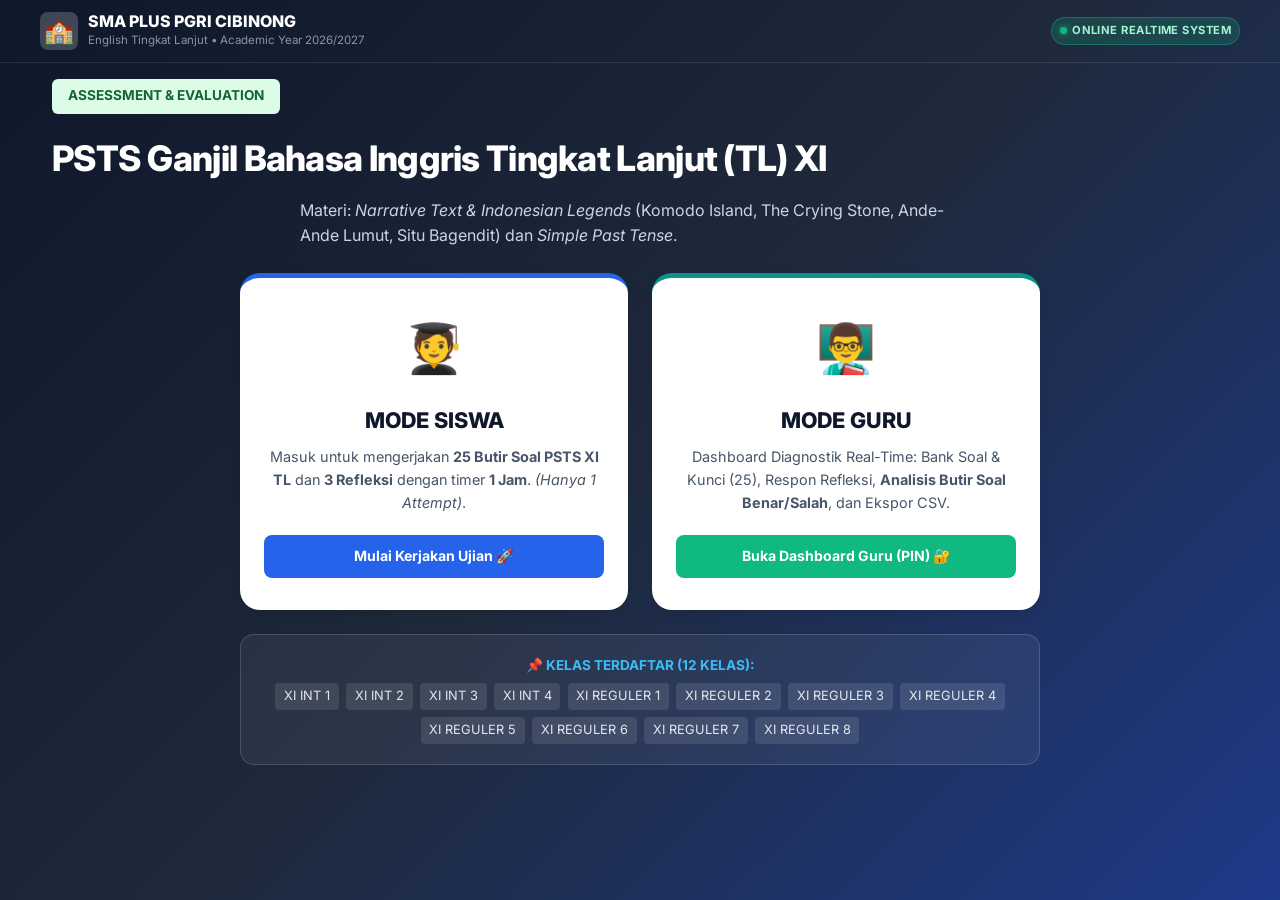
<file: index.html>
<!DOCTYPE html>
<html lang="id">
<head>
    <meta charset="UTF-8">
    <meta name="viewport" content="width=device-width, initial-scale=1.0">
    <title>PORTAL PSTS BAHASA INGGRIS TINGKAT LANJUT (TL) KELAS XI - SMA PLUS PGRI CIBINONG</title>
    <link rel="preconnect" href="https://fonts.googleapis.com">
    <link rel="preconnect" href="https://fonts.gstatic.com" crossorigin>
    <link href="https://fonts.googleapis.com/css2?family=Inter:wght@400;500;600;700;800&family=Merriweather:ital,wght@0,400;0,700;1,400&display=swap" rel="stylesheet">
    <link rel="stylesheet" href="style.css">
</head>
<body style="background: linear-gradient(135deg, #0f172a 0%, #1e293b 50%, #1e3a8a 100%); min-height: 100vh; color: #fff;">

    <!-- Header -->
    <header class="app-header" style="background: transparent; box-shadow: none; border-bottom: 1px solid rgba(255,255,255,0.1);">
        <div class="header-container">
            <div class="brand-section">
                <div class="brand-icon">🏫</div>
                <div class="brand-title">
                    <h1 style="color: #fff;">SMA PLUS PGRI CIBINONG</h1>
                    <p style="color: #94a3b8;">English Tingkat Lanjut • Academic Year 2026/2027</p>
                </div>
            </div>

            <div class="header-controls">
                <div class="live-badge">
                    <span class="live-dot"></span>
                    <span>ONLINE REALTIME SYSTEM</span>
                </div>
            </div>
        </div>
    </header>

    <div class="main-wrapper">
        <div class="portal-hero">
            <span class="badge-tag badge-easy" style="font-size: 0.85rem; padding: 0.4rem 1rem; margin-bottom: 1rem;">
                ASSESSMENT & EVALUATION
            </span>
            <h1 style="font-size: 2.2rem; font-weight: 800; letter-spacing: -0.02em; margin-bottom: 0.75rem;">
                PSTS Ganjil Bahasa Inggris Tingkat Lanjut (TL) XI
            </h1>
            <p style="color: #cbd5e1; max-width: 680px; margin: 0 auto; font-size: 1rem;">
                Materi: <em>Narrative Text & Indonesian Legends</em> (Komodo Island, The Crying Stone, Ande-Ande Lumut, Situ Bagendit) dan <em>Simple Past Tense</em>.
            </p>
        </div>

        <div class="portal-grid">

            <!-- MODE SISWA CARD -->
            <a href="student.html" class="portal-card" style="border-top: 5px solid #2563eb;">
                <div class="portal-icon">🧑‍🎓</div>
                <h2 style="font-size: 1.35rem; font-weight: 800; color: #0f172a; margin-bottom: 0.5rem;">
                    MODE SISWA
                </h2>
                <p style="color: #475569; font-size: 0.9rem; margin-bottom: 1.25rem;">
                    Masuk untuk mengerjakan <strong>25 Butir Soal PSTS XI TL</strong> dan <strong>3 Refleksi</strong> dengan timer <strong>1 Jam</strong>. <em>(Hanya 1 Attempt)</em>.
                </p>
                <div style="margin-top: auto; width: 100%;">
                    <span class="btn btn-primary" style="width: 100%;">
                        Mulai Kerjakan Ujian 🚀
                    </span>
                </div>
            </a>

            <!-- MODE GURU CARD -->
            <a href="teacher.html" class="portal-card" style="border-top: 5px solid #0d9488;">
                <div class="portal-icon">👨‍🏫</div>
                <h2 style="font-size: 1.35rem; font-weight: 800; color: #0f172a; margin-bottom: 0.5rem;">
                    MODE GURU
                </h2>
                <p style="color: #475569; font-size: 0.9rem; margin-bottom: 1.25rem;">
                    Dashboard Diagnostik Real-Time: Bank Soal & Kunci (25), Respon Refleksi, <strong>Analisis Butir Soal Benar/Salah</strong>, dan Ekspor CSV.
                </p>
                <div style="margin-top: auto; width: 100%;">
                    <span class="btn btn-success" style="width: 100%;">
                        Buka Dashboard Guru (PIN) 🔐
                    </span>
                </div>
            </a>

        </div>

        <!-- Class Information Box -->
        <div style="max-width: 800px; margin: 1.5rem auto 3rem; background: rgba(255,255,255,0.06); border: 1px solid rgba(255,255,255,0.15); border-radius: var(--radius-md); padding: 1.25rem; text-align: center;">
            <div style="font-size: 0.85rem; font-weight: 700; color: #38bdf8; margin-bottom: 0.4rem;">
                📌 KELAS TERDAFTAR (12 KELAS):
            </div>
            <div style="display: flex; justify-content: center; flex-wrap: wrap; gap: 0.45rem; font-size: 0.8rem; color: #e2e8f0;">
                <span style="background: rgba(255,255,255,0.1); padding: 0.2rem 0.55rem; border-radius: 4px;">XI INT 1</span>
                <span style="background: rgba(255,255,255,0.1); padding: 0.2rem 0.55rem; border-radius: 4px;">XI INT 2</span>
                <span style="background: rgba(255,255,255,0.1); padding: 0.2rem 0.55rem; border-radius: 4px;">XI INT 3</span>
                <span style="background: rgba(255,255,255,0.1); padding: 0.2rem 0.55rem; border-radius: 4px;">XI INT 4</span>
                <span style="background: rgba(255,255,255,0.1); padding: 0.2rem 0.55rem; border-radius: 4px;">XI REGULER 1</span>
                <span style="background: rgba(255,255,255,0.1); padding: 0.2rem 0.55rem; border-radius: 4px;">XI REGULER 2</span>
                <span style="background: rgba(255,255,255,0.1); padding: 0.2rem 0.55rem; border-radius: 4px;">XI REGULER 3</span>
                <span style="background: rgba(255,255,255,0.1); padding: 0.2rem 0.55rem; border-radius: 4px;">XI REGULER 4</span>
                <span style="background: rgba(255,255,255,0.1); padding: 0.2rem 0.55rem; border-radius: 4px;">XI REGULER 5</span>
                <span style="background: rgba(255,255,255,0.1); padding: 0.2rem 0.55rem; border-radius: 4px;">XI REGULER 6</span>
                <span style="background: rgba(255,255,255,0.1); padding: 0.2rem 0.55rem; border-radius: 4px;">XI REGULER 7</span>
                <span style="background: rgba(255,255,255,0.1); padding: 0.2rem 0.55rem; border-radius: 4px;">XI REGULER 8</span>
            </div>
        </div>

    </div>

</body>
</html>
</file>
<file: style.css>
/* ===================================================
   PSTS XI BAHASA INGGRIS TINGKAT LANJUT (TL) - MOBILE-FIRST STYLES
   SMA PLUS PGRI CIBINONG
   =================================================== */

:root {
    --primary: #2563eb;
    --primary-hover: #1d4ed8;
    --primary-light: #eff6ff;
    --secondary: #0d9488;
    --secondary-light: #f0fdfa;
    --accent: #f59e0b;
    --success: #10b981;
    --danger: #ef4444;
    --dark: #0f172a;
    --slate-800: #1e293b;
    --slate-700: #334155;
    --slate-600: #475569;
    --slate-400: #94a3b8;
    --slate-200: #e2e8f0;
    --slate-100: #f1f5f9;
    --slate-50: #f8fafc;
    --white: #ffffff;
    
    --radius-sm: 8px;
    --radius-md: 14px;
    --radius-lg: 20px;
    --shadow-sm: 0 1px 3px rgba(0,0,0,0.06);
    --shadow-md: 0 4px 12px rgba(0,0,0,0.08);
    --shadow-lg: 0 10px 25px -5px rgba(0,0,0,0.1);
    --font-sans: 'Inter', -apple-system, BlinkMacSystemFont, 'Segoe UI', Roboto, sans-serif;
    --font-serif: 'Merriweather', Georgia, serif;
}

* {
    margin: 0;
    padding: 0;
    box-sizing: border-box;
}

body {
    font-family: var(--font-sans);
    background-color: #f8fafc;
    color: var(--slate-800);
    line-height: 1.6;
    -webkit-font-smoothing: antialiased;
    padding-bottom: 70px;
}

.app-header {
    background: linear-gradient(135deg, #1e3a8a 0%, #2563eb 60%, #0d9488 100%);
    color: var(--white);
    padding: 0.75rem 1rem;
    box-shadow: 0 2px 10px rgba(30, 58, 138, 0.2);
    position: sticky;
    top: 0;
    z-index: 100;
}

.header-container {
    max-width: 1200px;
    margin: 0 auto;
    display: flex;
    justify-content: space-between;
    align-items: center;
    gap: 0.5rem;
}

.brand-section {
    display: flex;
    align-items: center;
    gap: 0.6rem;
}

.brand-icon {
    font-size: 1.5rem;
    background: rgba(255, 255, 255, 0.2);
    width: 38px;
    height: 38px;
    display: flex;
    align-items: center;
    justify-content: center;
    border-radius: var(--radius-sm);
    flex-shrink: 0;
}

.brand-title h1 {
    font-size: 1rem;
    font-weight: 800;
    line-height: 1.2;
}

.brand-title p {
    font-size: 0.72rem;
    opacity: 0.9;
}

.header-controls {
    display: flex;
    align-items: center;
    gap: 0.5rem;
}

.live-badge {
    display: inline-flex;
    align-items: center;
    gap: 0.35rem;
    background: rgba(16, 185, 129, 0.2);
    color: #a7f3d0;
    border: 1px solid rgba(16, 185, 129, 0.4);
    padding: 0.25rem 0.5rem;
    border-radius: 9999px;
    font-size: 0.7rem;
    font-weight: 700;
    letter-spacing: 0.04em;
}

.live-dot {
    width: 7px;
    height: 7px;
    background-color: #10b981;
    border-radius: 50%;
    box-shadow: 0 0 6px #10b981;
    animation: pulse 1.5s infinite;
}

@keyframes pulse {
    0%, 100% { transform: scale(1); opacity: 1; }
    50% { transform: scale(1.3); opacity: 0.7; }
}

.timer-container {
    display: flex;
    align-items: center;
    gap: 0.35rem;
    background: rgba(15, 23, 42, 0.85);
    border: 1px solid rgba(255, 255, 255, 0.25);
    padding: 0.3rem 0.65rem;
    border-radius: 8px;
    font-family: monospace;
    font-size: 1rem;
    font-weight: 800;
    color: #38bdf8;
}

.timer-container.warning { color: #facc15; border-color: #facc15; }
.timer-container.danger { color: #f87171; border-color: #f87171; animation: pulse 1s infinite; }

.main-wrapper {
    max-width: 1200px;
    margin: 1rem auto;
    padding: 0 0.75rem;
}

.tab-nav {
    display: flex;
    gap: 0.4rem;
    background: var(--white);
    padding: 0.35rem;
    border-radius: var(--radius-md);
    box-shadow: var(--shadow-sm);
    margin-bottom: 1rem;
}

.tab-btn {
    flex: 1;
    padding: 0.65rem 0.75rem;
    border: none;
    background: transparent;
    border-radius: var(--radius-sm);
    font-size: 0.88rem;
    font-weight: 700;
    color: var(--slate-600);
    cursor: pointer;
    display: flex;
    align-items: center;
    justify-content: center;
    gap: 0.4rem;
    transition: all 0.2s ease;
}

.tab-btn.active {
    background: var(--primary);
    color: var(--white);
    box-shadow: 0 2px 8px rgba(37, 99, 235, 0.25);
}

.tab-badge {
    background: rgba(255, 255, 255, 0.25);
    padding: 0.1rem 0.45rem;
    border-radius: 9999px;
    font-size: 0.72rem;
}

.tab-btn:not(.active) .tab-badge {
    background: var(--slate-200);
    color: var(--slate-700);
}

.tab-content { display: none; }
.tab-content.active { display: block; animation: fadeIn 0.25s ease; }

@keyframes fadeIn {
    from { opacity: 0; transform: translateY(4px); }
    to { opacity: 1; transform: translateY(0); }
}

.card {
    background: var(--white);
    border-radius: var(--radius-md);
    box-shadow: var(--shadow-sm);
    border: 1px solid var(--slate-200);
    padding: 1.25rem;
    margin-bottom: 1rem;
}

.card-header {
    display: flex;
    justify-content: space-between;
    align-items: center;
    border-bottom: 1px solid var(--slate-100);
    padding-bottom: 0.75rem;
    margin-bottom: 1rem;
    flex-wrap: wrap;
    gap: 0.5rem;
}

.card-title {
    font-size: 1.05rem;
    font-weight: 700;
    color: var(--slate-800);
    display: flex;
    align-items: center;
    gap: 0.4rem;
}

.form-group { margin-bottom: 1rem; }
.form-label { display: block; font-size: 0.85rem; font-weight: 700; color: var(--slate-700); margin-bottom: 0.35rem; }
.form-control, .form-select {
    width: 100%;
    padding: 0.75rem 0.9rem;
    border: 1.5px solid var(--slate-200);
    border-radius: var(--radius-sm);
    font-family: inherit;
    font-size: 0.95rem;
    color: var(--slate-800);
    background: var(--white);
}
.form-control:focus, .form-select:focus {
    outline: none;
    border-color: var(--primary);
    box-shadow: 0 0 0 3px rgba(37, 99, 235, 0.15);
}

@media (min-width: 900px) {
    .exam-layout {
        display: grid;
        grid-template-columns: 1.1fr 1fr 260px;
        gap: 1.25rem;
        align-items: start;
    }

    .passage-card {
        position: sticky;
        top: 4.5rem;
        max-height: calc(100vh - 6rem);
        overflow-y: auto;
    }

    .mobile-passage-toggle {
        display: none !important;
    }

    .mobile-bottom-bar {
        display: none !important;
    }
}

@media (max-width: 899px) {
    .exam-layout {
        display: flex;
        flex-direction: column;
        gap: 0.75rem;
    }

    .palette-column {
        display: none;
    }

    .mobile-passage-toggle {
        display: flex !important;
        align-items: center;
        justify-content: space-between;
        background: #eff6ff;
        border: 1.5px solid #bfdbfe;
        color: #1e40af;
        padding: 0.75rem 1rem;
        border-radius: var(--radius-sm);
        cursor: pointer;
        font-weight: 700;
        font-size: 0.92rem;
        margin-bottom: 0.5rem;
        user-select: none;
    }

    .mobile-passage-toggle:active {
        background: #dbeafe;
    }

    .passage-card {
        border-left: 4px solid var(--primary);
        padding: 1rem;
        margin-bottom: 0.5rem;
        transition: all 0.3s ease;
    }

    .passage-card.collapsed-mobile {
        display: none;
    }

    .mobile-bottom-bar {
        position: fixed;
        bottom: 0;
        left: 0;
        right: 0;
        background: #ffffff;
        border-top: 1.5px solid #cbd5e1;
        padding: 0.6rem 0.85rem;
        display: flex;
        justify-content: space-between;
        align-items: center;
        gap: 0.5rem;
        z-index: 99;
        box-shadow: 0 -4px 15px rgba(0,0,0,0.08);
    }
}

.passage-card {
    background: #ffffff;
    border: 1px solid #cbd5e1;
    border-radius: var(--radius-md);
    padding: 1.25rem;
    box-shadow: var(--shadow-sm);
}

.passage-title {
    font-size: 1.15rem;
    font-weight: 800;
    color: #1e3a8a;
    margin-bottom: 0.2rem;
}

.passage-category {
    font-size: 0.72rem;
    text-transform: uppercase;
    letter-spacing: 0.05em;
    color: var(--secondary);
    font-weight: 700;
    margin-bottom: 0.75rem;
    display: inline-block;
}

.passage-body {
    font-family: var(--font-serif);
    font-size: 0.95rem;
    color: var(--slate-800);
    line-height: 1.75;
}

.passage-body p {
    margin-bottom: 0.85rem;
    text-align: justify;
}

.question-container {
    background: var(--white);
    border: 1px solid var(--slate-200);
    border-radius: var(--radius-md);
    padding: 1.25rem;
    box-shadow: var(--shadow-sm);
}

.q-header {
    display: flex;
    justify-content: space-between;
    align-items: center;
    margin-bottom: 0.85rem;
    padding-bottom: 0.65rem;
    border-bottom: 1px solid var(--slate-100);
}

.q-badge {
    background: var(--primary-light);
    color: var(--primary);
    font-weight: 800;
    font-size: 0.82rem;
    padding: 0.3rem 0.7rem;
    border-radius: 9999px;
}

.skill-tag {
    font-size: 0.72rem;
    font-weight: 700;
    padding: 0.2rem 0.5rem;
    border-radius: 6px;
    background: var(--slate-100);
    color: var(--slate-600);
}

.q-text {
    font-size: 1.02rem;
    font-weight: 600;
    color: var(--slate-800);
    line-height: 1.55;
    margin-bottom: 1.1rem;
    white-space: pre-line;
}

.options-list {
    display: flex;
    flex-direction: column;
    gap: 0.65rem;
}

.option-item {
    display: flex;
    align-items: center;
    gap: 0.85rem;
    padding: 0.85rem 1rem;
    border: 1.5px solid var(--slate-200);
    border-radius: var(--radius-sm);
    cursor: pointer;
    transition: all 0.15s ease;
    background: var(--slate-50);
    user-select: none;
    -webkit-tap-highlight-color: transparent;
}

.option-item:hover, .option-item:active {
    border-color: var(--primary);
    background: var(--primary-light);
}

.option-item.selected {
    border-color: var(--primary);
    background: #dbeafe;
    box-shadow: 0 0 0 2px rgba(37, 99, 235, 0.25);
}

.option-key {
    font-weight: 800;
    font-size: 0.92rem;
    width: 32px;
    height: 32px;
    border-radius: 50%;
    background: var(--white);
    border: 1.5px solid var(--slate-300);
    display: flex;
    align-items: center;
    justify-content: center;
    flex-shrink: 0;
    color: var(--slate-700);
}

.option-item.selected .option-key {
    background: var(--primary);
    border-color: var(--primary);
    color: var(--white);
}

.option-label {
    font-size: 0.95rem;
    color: var(--slate-800);
    flex: 1;
}

.palette-card {
    background: var(--white);
    border-radius: var(--radius-md);
    border: 1px solid var(--slate-200);
    padding: 1.1rem;
    position: sticky;
    top: 4.5rem;
}

.palette-grid {
    display: grid;
    grid-template-columns: repeat(5, 1fr);
    gap: 0.45rem;
    margin-top: 0.85rem;
}

.pal-btn {
    aspect-ratio: 1;
    border: 1px solid var(--slate-300);
    background: var(--slate-50);
    border-radius: 8px;
    font-weight: 700;
    font-size: 0.85rem;
    color: var(--slate-700);
    cursor: pointer;
    display: flex;
    align-items: center;
    justify-content: center;
    transition: all 0.15s ease;
}

.pal-btn.answered {
    background: #10b981;
    border-color: #059669;
    color: var(--white);
}

.pal-btn.current {
    box-shadow: 0 0 0 2px var(--primary);
    border-color: var(--primary);
    font-weight: 800;
}

.btn {
    display: inline-flex;
    align-items: center;
    justify-content: center;
    gap: 0.4rem;
    padding: 0.65rem 1.1rem;
    border-radius: var(--radius-sm);
    font-weight: 700;
    font-size: 0.88rem;
    cursor: pointer;
    border: none;
    transition: all 0.2s ease;
    text-decoration: none;
}

.btn-primary { background: var(--primary); color: var(--white); }
.btn-primary:hover { background: var(--primary-hover); }
.btn-secondary { background: var(--slate-200); color: var(--slate-700); }
.btn-success { background: var(--success); color: var(--white); }
.btn-outline { background: transparent; border: 1.5px solid var(--slate-300); color: var(--slate-700); }

.reflection-box {
    background: #f8fafc;
    border: 1px solid var(--slate-200);
    border-left: 4px solid var(--primary);
    border-radius: var(--radius-sm);
    padding: 1.1rem;
    margin-bottom: 1.25rem;
}

.ref-title { font-size: 0.95rem; font-weight: 700; color: var(--slate-800); margin-bottom: 0.35rem; }
.ref-q { font-size: 0.88rem; color: var(--slate-600); margin-bottom: 0.65rem; }
.ref-textarea {
    width: 100%;
    min-height: 90px;
    padding: 0.65rem 0.85rem;
    border: 1.5px solid var(--slate-200);
    border-radius: var(--radius-sm);
    font-family: inherit;
    font-size: 0.9rem;
}

.pin-lock-overlay {
    position: fixed;
    top: 0; left: 0; right: 0; bottom: 0;
    background: linear-gradient(135deg, #0f172a 0%, #1e293b 100%);
    display: flex;
    align-items: center;
    justify-content: center;
    z-index: 9999;
    padding: 1rem;
}

.pin-card {
    background: var(--white);
    border-radius: var(--radius-lg);
    padding: 2rem 1.5rem;
    max-width: 380px;
    width: 100%;
    text-align: center;
    box-shadow: 0 20px 40px rgba(0,0,0,0.3);
}

.pin-icon { font-size: 3rem; margin-bottom: 0.5rem; }
.pin-input {
    letter-spacing: 0.35em;
    font-size: 1.6rem;
    text-align: center;
    font-weight: 800;
    font-family: monospace;
    padding: 0.75rem;
    margin: 1.25rem 0;
    border: 2px solid var(--slate-300);
    border-radius: var(--radius-sm);
    width: 100%;
}
.pin-input:focus {
    outline: none;
    border-color: var(--primary);
    box-shadow: 0 0 0 3px rgba(37, 99, 235, 0.2);
}

.modal-backdrop {
    position: fixed;
    top: 0; left: 0; right: 0; bottom: 0;
    background: rgba(15, 23, 42, 0.6);
    backdrop-filter: blur(4px);
    display: flex;
    align-items: center;
    justify-content: center;
    z-index: 1000;
    padding: 1rem;
    opacity: 0;
    pointer-events: none;
    transition: all 0.2s ease;
}
.modal-backdrop.open { opacity: 1; pointer-events: auto; }

.modal-content {
    background: var(--white);
    border-radius: var(--radius-lg);
    width: 100%;
    max-width: 600px;
    max-height: 85vh;
    overflow-y: auto;
    padding: 1.5rem;
    position: relative;
}

.modal-close {
    position: absolute;
    top: 1rem; right: 1rem;
    background: var(--slate-100);
    border: none;
    width: 32px; height: 32px;
    border-radius: 50%;
    font-size: 1.2rem;
    cursor: pointer;
}

.data-table { width: 100%; border-collapse: collapse; font-size: 0.88rem; }
.data-table th { background: var(--slate-100); padding: 0.75rem; border-bottom: 1.5px solid var(--slate-200); text-align: left; }
.data-table td { padding: 0.75rem; border-bottom: 1px solid var(--slate-100); }
.badge-tag { display: inline-block; padding: 0.2rem 0.5rem; border-radius: 6px; font-size: 0.72rem; font-weight: 700; }
.badge-easy { background: #dcfce7; color: #166534; }
.badge-medium { background: #fef3c7; color: #92400e; }
.badge-hard { background: #fee2e2; color: #991b1b; }
.badge-correct { background: #10b981; color: var(--white); font-weight: 800; }
.badge-wrong { background: #ef4444; color: var(--white); font-weight: 800; }

.item-table-wrapper { overflow-x: auto; background: var(--white); border-radius: var(--radius-md); border: 1px solid var(--slate-200); }
.stats-grid { display: grid; grid-template-columns: repeat(auto-fit, minmax(180px, 1fr)); gap: 0.75rem; margin-bottom: 1rem; }
.stat-card { background: var(--white); padding: 1rem; border-radius: var(--radius-md); border: 1px solid var(--slate-200); display: flex; align-items: center; gap: 0.75rem; }
.stat-icon { width: 42px; height: 42px; border-radius: 8px; display: flex; align-items: center; justify-content: center; font-size: 1.3rem; }
.stat-blue { background: #eff6ff; color: #2563eb; }
.stat-green { background: #ecfdf5; color: #059669; }
.stat-purple { background: #faf5ff; color: #7c3aed; }
.stat-amber { background: #fffbeb; color: #d97706; }
.stat-val { font-size: 1.4rem; font-weight: 800; line-height: 1.1; }
.stat-label { font-size: 0.72rem; font-weight: 600; color: var(--slate-600); text-transform: uppercase; }

.progress-track { width: 100%; height: 8px; background: #e2e8f0; border-radius: 9999px; overflow: hidden; }
.progress-fill { height: 100%; }

.portal-grid { display: grid; grid-template-columns: repeat(auto-fit, minmax(280px, 1fr)); gap: 1.5rem; max-width: 800px; margin: 1.5rem auto; }
.portal-card { background: var(--white); border-radius: var(--radius-lg); padding: 2rem 1.5rem; text-align: center; box-shadow: var(--shadow-md); text-decoration: none; color: inherit; }
.portal-card:hover { transform: translateY(-4px); }
.portal-icon { font-size: 3rem; margin-bottom: 1rem; }
.score-banner { text-align: center; padding: 2rem 1rem; background: linear-gradient(135deg, #1e3a8a, #3b82f6); color: var(--white); border-radius: var(--radius-lg); margin-bottom: 1.5rem; }
.score-circle { width: 110px; height: 110px; border-radius: 50%; background: rgba(255, 255, 255, 0.2); border: 3px solid var(--white); display: flex; flex-direction: column; align-items: center; justify-content: center; margin: 0.75rem auto; }
.score-num { font-size: 2.2rem; font-weight: 900; line-height: 1; }
.score-label { font-size: 0.7rem; text-transform: uppercase; }
</file>
